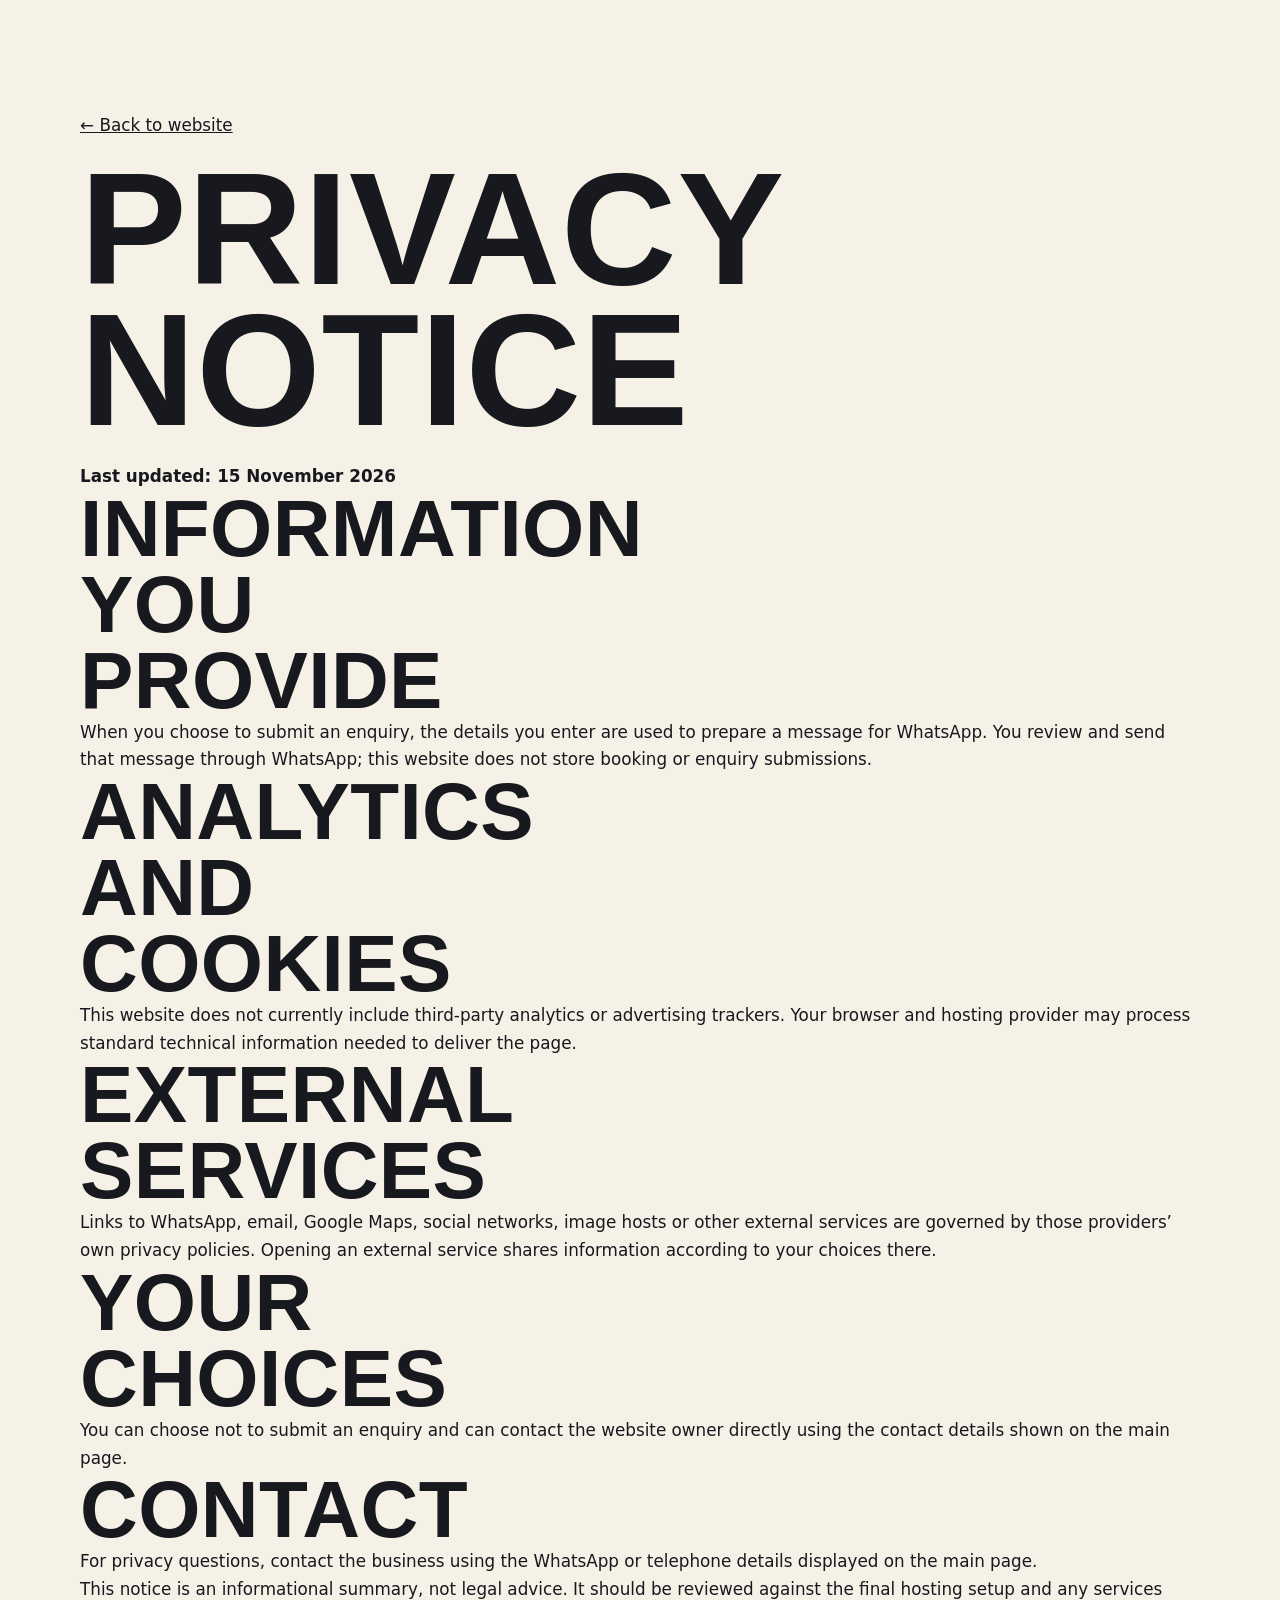
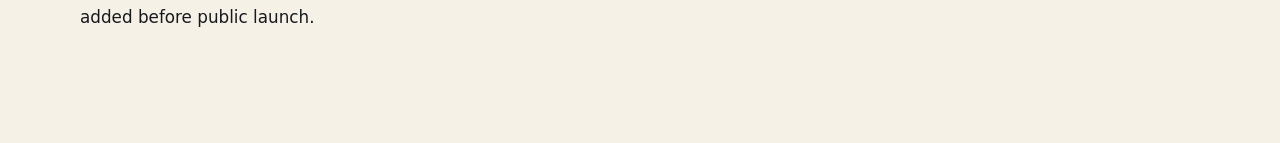
<file: privacy.html>
<!doctype html>
<html lang="en">
<head>
<meta charset="utf-8">
<meta name="viewport" content="width=device-width, initial-scale=1">
<meta name="robots" content="index,follow">
<title>Privacy Notice | Triple A Salon</title>
<meta name="description" content="How this website handles contact and enquiry information.">
<link rel="stylesheet" href="css/style.css">
</head>
<body>
<main>
<section><div class="w">
<p><a href="index.html">← Back to website</a></p>
<h1>Privacy notice</h1>
<p><strong>Last updated: 15 November 2026</strong></p>
<h2>Information you provide</h2>
<p>When you choose to submit an enquiry, the details you enter are used to prepare a message for WhatsApp. You review and send that message through WhatsApp; this website does not store booking or enquiry submissions.</p>
<h2>Analytics and cookies</h2>
<p>This website does not currently include third-party analytics or advertising trackers. Your browser and hosting provider may process standard technical information needed to deliver the page.</p>
<h2>External services</h2>
<p>Links to WhatsApp, email, Google Maps, social networks, image hosts or other external services are governed by those providers’ own privacy policies. Opening an external service shares information according to your choices there.</p>
<h2>Your choices</h2>
<p>You can choose not to submit an enquiry and can contact the website owner directly using the contact details shown on the main page.</p>
<h2>Contact</h2>
<p>For privacy questions, contact the business using the WhatsApp or telephone details displayed on the main page.</p>
<p>This notice is an informational summary, not legal advice. It should be reviewed against the final hosting setup and any services added before public launch.</p>
</div></section>
</main>
</body></html>
</file>
<file: css/style.css>
:root{--bg:#0e0f12;--bg2:#17191f;--ink:#f5f1e8;--mute:#a3a29b;--line:#2b2e37;--bt:#d4a24c;--br:#d4a24c;--red:#e5383b;--blu:#3a6df0;--onb:#0e0f12;
--d:"Barlow Condensed","Arial Narrow",Impact,sans-serif;--t:"Barlow","Segoe UI",system-ui,sans-serif;
box-sizing:border-box;padding-top:env(safe-area-inset-top,0px);padding-bottom:env(safe-area-inset-bottom,0px);color-scheme:light dark}
@media (prefers-color-scheme:light){:root{--bg:#f6f1e7;--bg2:#ebe4d4;--ink:#17191e;--mute:#5c5b55;--line:#d6ccb6;--bt:#8a5f12}}
*,*::before,*::after{box-sizing:border-box}
html{scroll-behavior:smooth;scroll-padding-top:calc(70px + env(safe-area-inset-top,0px));height:100%}
body{margin:0;min-height:100%;background:var(--bg);color:var(--ink);font:400 1.05rem/1.65 var(--t);overflow-x:hidden}
body::before{content:"";position:fixed;inset:0 0 auto;height:env(safe-area-inset-top,0px);background:#0e0f12;z-index:90}
a{color:inherit}p{margin:0}h1,h2,h3{font-family:var(--d);margin:0;line-height:.95;text-transform:uppercase;font-weight:800;letter-spacing:.005em}
:focus-visible{outline:3px solid var(--br);outline-offset:3px;border-radius:6px}
.w{width:min(1120px,100% - 2.5rem);margin-inline:auto}
section{padding:clamp(4rem,9vw,7rem) 0}
h2{font-size:clamp(2.6rem,7vw,5rem);max-width:12ch}
.mute{color:var(--mute)}.bt{color:var(--bt)}
#pg{position:fixed;top:env(safe-area-inset-top,0px);left:0;right:0;height:5px;z-index:95;transform-origin:left;transform:scaleX(0);background:repeating-linear-gradient(-45deg,var(--red) 0 10px,#fff 10px 20px,var(--blu) 20px 30px,#fff 30px 40px)}
nav{position:sticky;top:env(safe-area-inset-top,0px);z-index:80;background:#0e0f12e6;backdrop-filter:blur(14px);color:#f5f1e8;border-bottom:1px solid #ffffff1a}
nav .w{display:flex;align-items:center;justify-content:space-between;height:66px;gap:1rem}
.logo{font:800 1.7rem var(--d);text-decoration:none;text-transform:uppercase;letter-spacing:.04em}.logo i{font-style:normal;color:#d4a24c}.logo{display:flex;align-items:center;gap:.6rem}.lg{width:42px;height:42px;border-radius:50%;background:#fff}
.lk{display:flex;gap:1.5rem;align-items:center}.lk a:not(.btn){text-decoration:none;font-weight:500;font-size:.95rem;opacity:.8;transition:opacity .2s}.lk a:not(.btn):hover{opacity:1}
.btn{display:inline-flex;align-items:center;justify-content:center;padding:.95rem 1.8rem;border-radius:8px;font:700 1.15rem var(--d);text-transform:uppercase;letter-spacing:.06em;text-decoration:none;border:2px solid var(--br);color:inherit;background:none;cursor:pointer;transition:transform .2s,background .25s,color .25s}
.btn:hover{background:var(--br);color:#0e0f12;transform:translateY(-3px)}
.btn.r{background:var(--red);border-color:var(--red);color:#fff}.btn.r:hover{background:#ff5a5d;border-color:#ff5a5d;color:#fff}
.sm{padding:.5rem 1.1rem;font-size:1rem}
@media (max-width:760px){.lk a:not(.btn){display:none}}
.hero{background:#0e0f12;color:#f5f1e8;position:relative;overflow:hidden;padding:clamp(3rem,7vw,5.5rem) 0}
.hero::before{content:"";position:absolute;inset:0;background:radial-gradient(50% 60% at 78% 45%,#d4a24c26,transparent),repeating-linear-gradient(0deg,transparent 0 3px,#ffffff05 3px 4px)}
.hero .w{position:relative;display:grid;grid-template-columns:1.2fr .8fr;gap:2rem;align-items:center}
.tag{display:inline-flex;align-items:center;gap:.6rem;border:1px solid #ffffff33;border-radius:999px;padding:.4rem 1rem;font-size:.9rem;color:#c9c8c0}
.tag b{width:9px;height:9px;border-radius:50%;background:#34d399;animation:pg 1.8s infinite}
@keyframes pg{0%{box-shadow:0 0 0 0 #34d39988}70%,100%{box-shadow:0 0 0 9px transparent}}
h1{font-size:clamp(4rem,13vw,10rem);margin:1.2rem 0 1.4rem;line-height:.88}
h1 .l{display:block;overflow:hidden;padding-bottom:.06em}h1 .l span{display:block;transform:translateY(112%) skewY(6deg);animation:up .9s cubic-bezier(.2,.9,.2,1) forwards;animation-delay:var(--d1)}
h1 .l:nth-child(3){color:#d4a24c}
@keyframes up{to{transform:none}}
.hero .in{opacity:0;animation:fd .9s 1.1s forwards}@keyframes fd{to{opacity:1}}
.lead{max-width:42ch;color:#c9c8c0;font-size:1.15rem;margin-bottom:1.8rem}
.cta{display:flex;gap:.8rem;flex-wrap:wrap}
.stage{display:grid;place-items:center;opacity:0;animation:fd 1s .8s forwards}
.stage{display:flex;justify-content:center;align-items:center;opacity:0;animation:fd 1s .8s forwards;min-width:0}
.hero-clipper{display:block;width:min(100%,390px);height:clamp(260px,36vw,430px);object-fit:cover;object-position:center;border:1px solid #d4a24c66;border-radius:20px;box-shadow:0 24px 70px #0009,0 0 45px #d4a24c20}
@media (max-width:860px){.hero .w{grid-template-columns:1fr}.stage{order:-1}.hero-clipper{width:min(100%,440px);height:clamp(190px,55vw,270px);object-position:center 44%}.hero{padding-top:2rem}.hero::before{background:linear-gradient(90deg,#0e0f12b8,#0e0f1270)}}
.mq{background:var(--red);color:#fff;overflow:hidden;padding:.8rem 0;transform:rotate(-1deg);margin:-.4rem -2%;position:relative;z-index:2}
.mq div{display:flex;width:max-content;animation:sl 24s linear infinite;font:800 1.7rem var(--d);text-transform:uppercase;letter-spacing:.06em}
.mq span{padding-right:2rem}.mq span::after{content:"✂";margin-left:2rem}
@keyframes sl{to{transform:translateX(-50%)}}
[data-r]{opacity:0;transform:translateY(40px);transition:opacity .8s,transform .8s cubic-bezier(.2,.9,.2,1);transition-delay:var(--dl,0s)}[data-r].on{opacity:1;transform:none}
.sv-l{margin-top:2.6rem;border-top:1px solid var(--line)}
.row{display:grid;grid-template-columns:3.2rem 1fr;gap:1rem;padding:1.6rem .6rem;border-bottom:1px solid var(--line);position:relative;overflow:hidden;transition:padding .3s}
.row::before{content:"";position:absolute;inset:0;background:var(--br);transform:scaleX(0);transform-origin:left;transition:transform .45s cubic-bezier(.7,0,.2,1);z-index:0}
.row>*{position:relative;z-index:1;transition:color .3s}
.row:hover::before{transform:none}.row:hover>*{color:#0e0f12}.row:hover{padding-left:1.4rem}
.row b{font:800 1.5rem var(--d);color:var(--bt)}
.row h3{font-size:clamp(1.8rem,4vw,2.6rem);margin-bottom:.3rem}
.row p{color:var(--mute)}
.alt{background:var(--bg2)}
.st{display:grid;grid-template-columns:repeat(3,1fr);gap:1rem;margin-top:2.4rem}
.st div{border-left:4px solid var(--red);padding-left:1rem}.st b{display:block;font:800 clamp(2.4rem,6vw,3.6rem) var(--d)}.st span{color:var(--mute);font-size:.95rem}
.gal{display:grid;grid-template-columns:repeat(4,1fr);gap:1rem;margin-top:2.6rem}
.tile{aspect-ratio:3/4;border-radius:14px;display:flex;align-items:flex-end;padding:1rem;color:#fff;font:800 1.6rem var(--d);text-transform:uppercase;background-size:cover;background-position:center;transition:transform .4s;position:relative;overflow:hidden}
.tile:hover{transform:translateY(-8px) rotate(-1.2deg)}
.tile{background-color:#17191f;background-repeat:no-repeat;background-position:center;background-size:cover}.tile::before{content:"";position:absolute;inset:35% 0 0;background:linear-gradient(transparent,#08090be8);pointer-events:none}.tile{isolation:isolate}.tile::after{content:"";position:absolute;inset:0;border:1px solid #ffffff18;border-radius:inherit;pointer-events:none}.tile{z-index:0}.tile>*{position:relative;z-index:2}
@media (max-width:860px){.gal{grid-template-columns:1fr 1fr}}
.bk{background:#0e0f12;color:#f5f1e8}
.bk .w{display:grid;grid-template-columns:1fr 1fr;gap:3rem}
.bk h2{max-width:9ch}.bk p{color:#c9c8c0;margin-top:1rem;max-width:34ch}
.det{display:grid;gap:.5rem;margin-top:1.6rem;font-weight:500}.det a{text-decoration:none;color:#d4a24c}
form{display:grid;gap:.8rem}
input,select,textarea{width:100%;padding:1rem 1.1rem;border-radius:10px;border:1.5px solid #ffffff33;background:#ffffff0f;color:#f5f1e8;font:inherit}
select option{color:#0e0f12}input::placeholder,textarea::placeholder{color:#a3a29b}
input:focus,select:focus,textarea:focus{outline:none;border-color:#d4a24c;background:#ffffff1c}
@media (max-width:820px){.bk .w{grid-template-columns:1fr}}
footer{background:#08090b;color:#a3a29b;text-align:center;padding:2rem 1rem;font-size:.9rem}
main,footer{position:relative;z-index:1}
@media (prefers-reduced-motion:reduce){*,*::before,*::after{animation:none!important;transition:none!important}h1 .l span,[data-r],.hero .in,.stage{transform:none;opacity:1}}

/* Photography and contact refinements */
.lg{object-fit:contain;padding:0;background:#fff;flex:0 0 auto}
.tile{min-height:260px;text-shadow:0 2px 12px #000}
.tile:hover{filter:saturate(1.08)}
.det a[hidden]{display:none}
@media (max-width:760px){.lk{gap:.45rem}.lk .btn{padding:.55rem .75rem;font-size:.88rem}.logo{font-size:1.35rem}.lg{width:36px;height:36px}}

/* Hero photography: clearer barbershop background and real clipper feature image */
.hero{background-color:#0e0f12;background-repeat:no-repeat;background-size:cover;background-position:center}
.hero .w{z-index:2}
.hero h1,.hero .lead,.hero .tag,.hero .cta{position:relative;z-index:2}
@media (min-width:861px){.hero{background-position:center 42%}}

/* Lazy-loaded gallery images retain the existing card treatment */
.tile>img{position:absolute;inset:0;width:100%;height:100%;object-fit:cover;z-index:0}.tile>*{position:relative;z-index:2}.bk form label{display:block;font-weight:600;margin:.25rem 0 -.45rem}.bk input,.bk select{min-height:48px}
</file>
